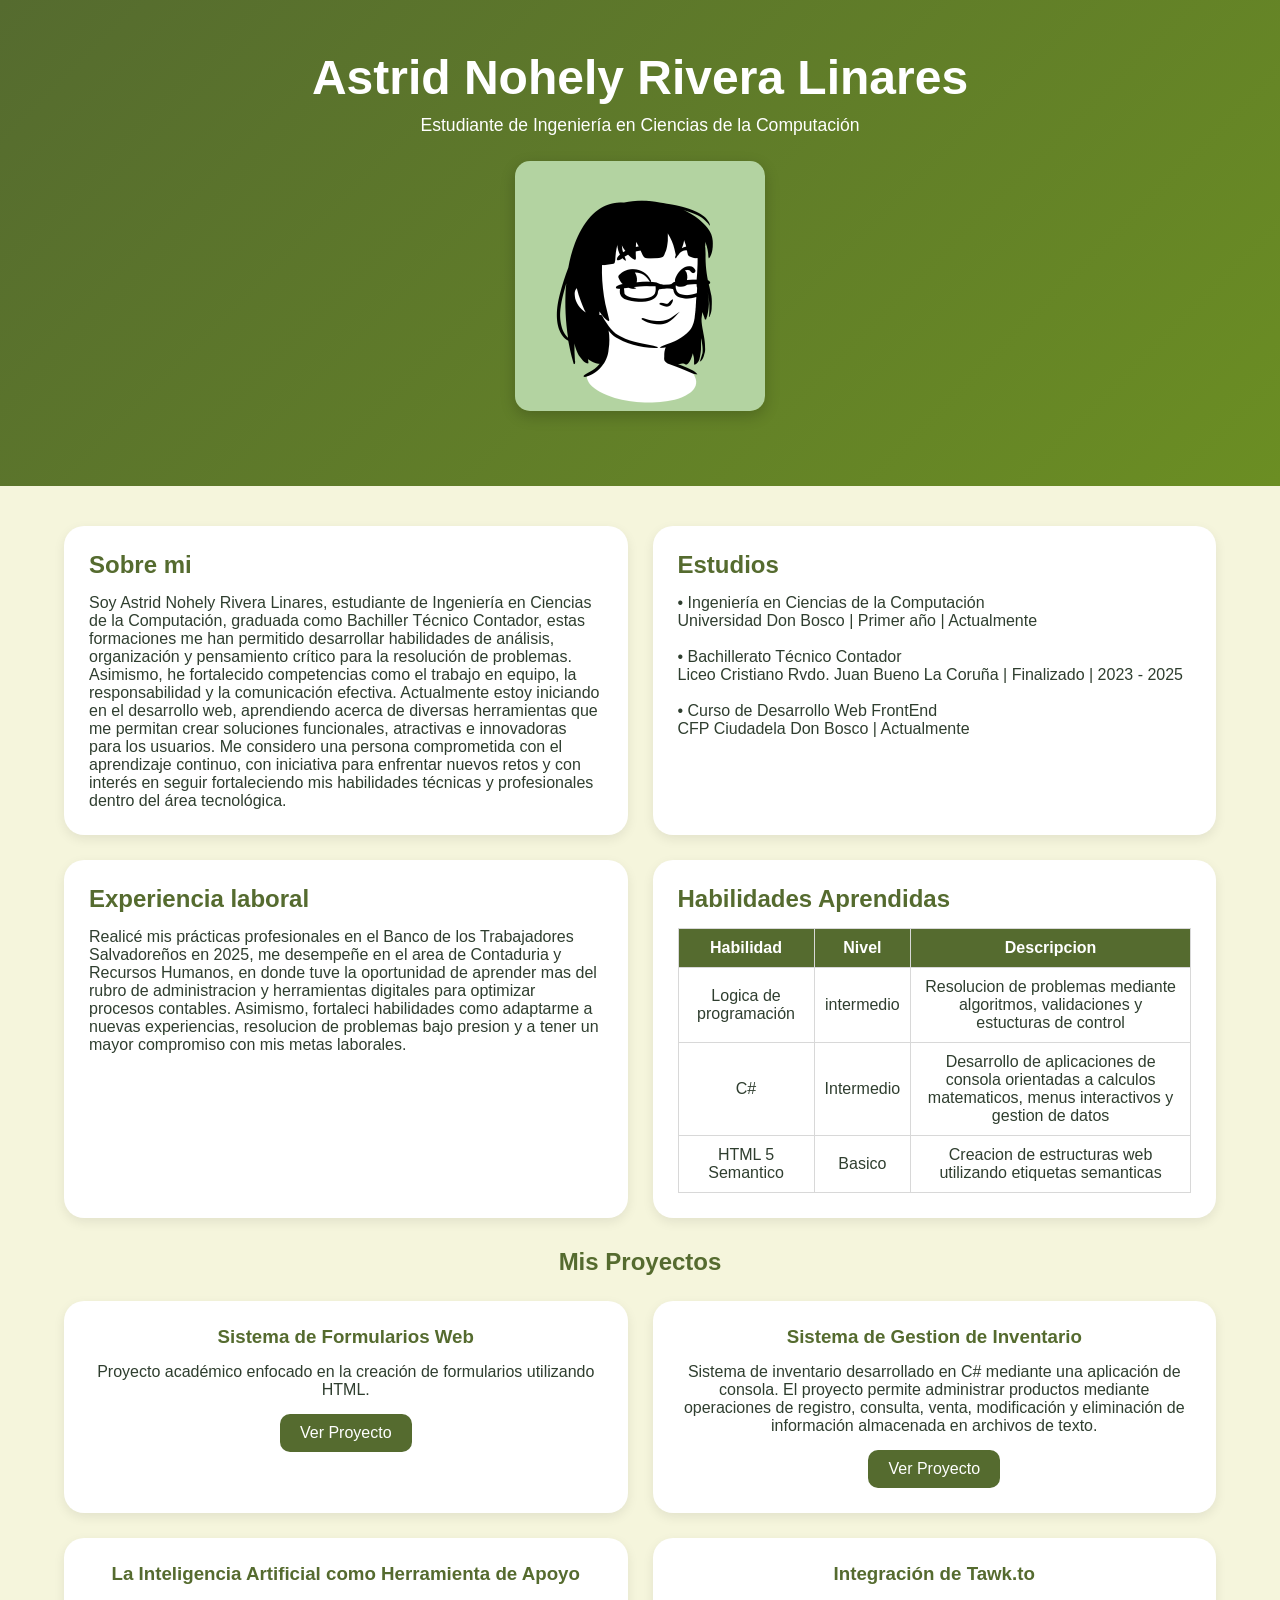
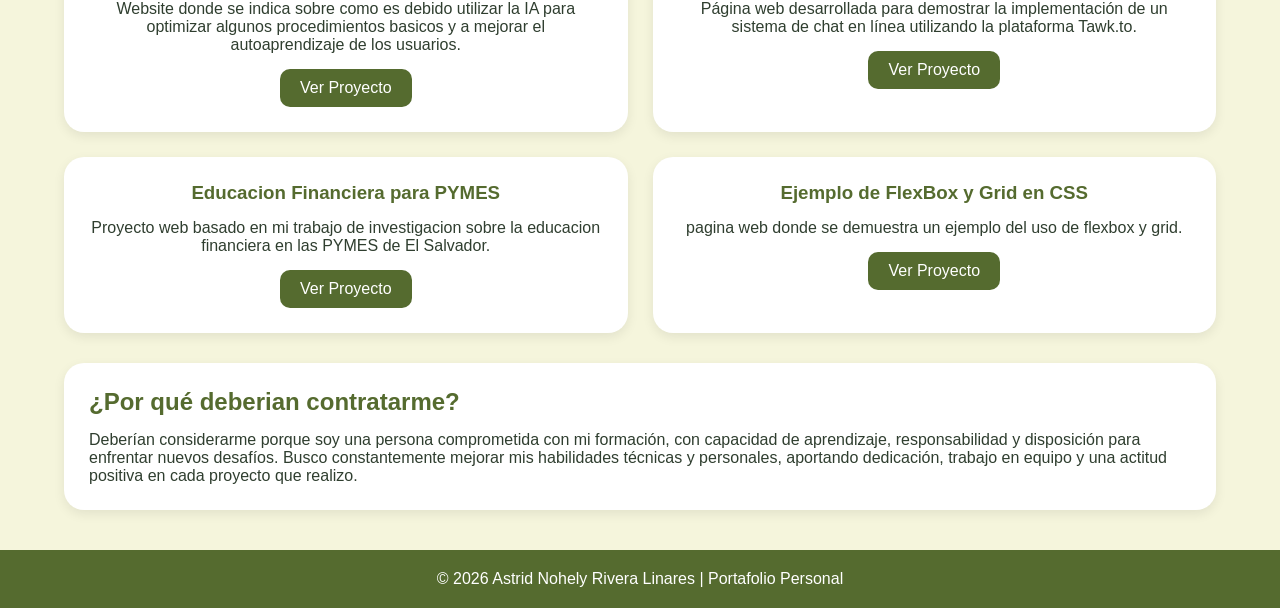
<file: index.html>
<!DOCTYPE html>
<html lang="es">
<head>
<meta charset="UTF-8">
<meta name="viewport" content="width=device-width, initial-scale=1.0">
<meta property="og:title" content="Portafolio de Astrid Nohely Rivera Linares">
<meta property="og:description" content="Conoce los proyectos, habilidades y formación académica de Astrid Rivera Linares.">
<meta property="og:image" content="https://astridlinares-web.netlify.app/imagenes/chimu.jpg">
<meta property="og:url" content="https://astridlinares-web.netlify.app/">
<meta property="og:logo" content="https://astridlinares-web.netlify.app/imagenes/chimu.jpg">
<meta property="og:type" content="website">

<title>Portafolio de Astrid Nohely Rivera Linares</title>

<style>

*{
    margin:0;
    padding:0;
    box-sizing:border-box;
}

body{
    font-family: Arial, sans-serif;
    background:#F5F5DC;
    color:#2F3E2F;
}


header{
    background:linear-gradient(135deg,#556B2F,#6B8E23);
    color:white;
    text-align:center;
    padding:50px 20px;
}

header h1{
    font-size:3rem;
    margin-bottom:10px;
}

header p{
    font-size:1.1rem;
    margin-top:5px;
}

.foto{
    width:250px;
    display:block;
    margin:25px auto;
    border-radius:15px;
    box-shadow:0 5px 15px rgba(0,0,0,0.20);
}

/* CONTENEDOR */

.container{
    width:90%;
    max-width:1200px;
    margin:40px auto;
}

/* GRID DE TARJETAS */

.grid{
    display:grid;
    grid-template-columns:1fr 1fr;
    gap:25px;
}

/* TARJETAS */

.card{
    background:white;
    padding:25px;
    border-radius:20px;
    box-shadow:0 4px 12px rgba(0,0,0,0.08);
    transition:0.3s;
}

.card:hover{
    transform:translateY(-5px);
}

.card h2{
    color:#556B2F;
    margin-bottom:15px;
}


table{
    width:100%;
    border-collapse:collapse;
}

th{
    background:#556B2F;
    color:white;
}

th,td{
    border:1px solid #d8d8d8;
    padding:10px;
    text-align:center;
}

.proyectos{
    margin-top:30px;
}

.proyectos h2{
    text-align:center;
    color:#556B2F;
    margin-bottom:25px;
}

.proyectos-grid{
    display:grid;
    grid-template-columns:1fr 1fr;
    gap:25px;
}

.proyecto{
    background:white;
    padding:25px;
    border-radius:20px;
    box-shadow:0 4px 12px rgba(0,0,0,0.08);
    text-align:center;
    transition:0.3s;
}

.proyecto:hover{
    transform:translateY(-5px);
}

.proyecto h3{
    color:#556B2F;
    margin-bottom:15px;
}

.boton{
    display:inline-block;
    margin-top:15px;
    background:#556B2F;
    color:white;
    text-decoration:none;
    padding:10px 20px;
    border-radius:10px;
    transition:0.3s;
}

.boton:hover{
    background:#6B8E23;
}

footer{
    background:#556B2F;
    color:white;
    text-align:center;
    padding:20px;
    margin-top:40px;
}

@media(max-width:768px){

    .grid{
        grid-template-columns:1fr;
    }

    .proyectos-grid{
        grid-template-columns:1fr;
    }

    header h1{
        font-size:2rem;
    }

    .foto{
        width:100px;
    }

}

</style>

</head>

<body>

<header>

    <h1>Astrid Nohely Rivera Linares</h1>

    <p>
        Estudiante de Ingeniería en Ciencias de la Computación
    </p>

    <img src="avatar.png" alt="Astrid Rivera Linares" class="foto">

</header>

<div class="container">

    <div class="grid">

        <section class="card">

            <h2>Sobre mi</h2>

            <p>
                Soy Astrid Nohely Rivera Linares, estudiante de Ingeniería en Ciencias de la Computación, 
                graduada como Bachiller Técnico Contador, estas formaciones me han permitido desarrollar habilidades de análisis, 
                organización y pensamiento crítico para la resolución de problemas.
                Asimismo, he fortalecido competencias como el trabajo en equipo, la responsabilidad y la comunicación efectiva.
                Actualmente estoy iniciando en el desarrollo web, aprendiendo acerca de diversas herramientas que me permitan crear soluciones funcionales, atractivas e innovadoras para los usuarios.
                Me considero una persona comprometida con el aprendizaje continuo, con iniciativa para enfrentar nuevos retos y con interés en seguir fortaleciendo mis habilidades técnicas
                y profesionales dentro del área tecnológica. 
            </p>

        </section>

        <section class="card">

            <h2>Estudios</h2>
            
            <p>• Ingeniería en Ciencias de la Computación </p>
            <p>  Universidad Don Bosco | Primer año | Actualmente </p>

            <br>

            <p>• Bachillerato Técnico Contador </p>
            <p>  Liceo Cristiano Rvdo. Juan Bueno La Coruña | Finalizado | 2023 - 2025 </p>

            <br> 
            <p>• Curso de Desarrollo Web FrontEnd </p>
            <p>  CFP Ciudadela Don Bosco | Actualmente </p> 

        </section>

        <section class="card">

            <h2> Experiencia laboral</h2>

            <p>
                Realicé mis prácticas profesionales en el Banco de los
                Trabajadores Salvadoreños en 2025, me desempeñe en el area de Contaduria y Recursos Humanos, en donde tuve la oportunidad
                de aprender mas del rubro de administracion y herramientas digitales para optimizar procesos contables.
                Asimismo, fortaleci habilidades como adaptarme a nuevas experiencias, resolucion de problemas bajo presion y a tener un mayor compromiso con mis metas laborales. 
            </p>

        </section>

        <section class="card">

            <h2> Habilidades Aprendidas </h2>

            <table>

                <tr>
                    <th>Habilidad</th>
                    <th>Nivel</th>
                    <th>Descripcion</th>
                </tr>

                <tr>
                    <td>Logica de programación</td>
                    <td>intermedio</td>
                    <td>Resolucion de problemas mediante algoritmos, validaciones y estucturas de control</td>
                </tr>

                <tr>
                    <td>C#</td>
                    <td>Intermedio</td>
                    <td>Desarrollo de aplicaciones de consola orientadas a calculos matematicos, menus interactivos y gestion de datos</td>
                </tr>

                <tr>
                    <td>HTML 5 Semantico</td>
                    <td>Basico</td>
                    <td>Creacion de estructuras web utilizando etiquetas semanticas </td>
                </tr>

            </table>

        </section>

    </div>

    <section class="proyectos">

        <h2> Mis Proyectos</h2>

        <div class="proyectos-grid">

            <div class="proyecto">

                <h3> Sistema de Formularios Web</h3>

                <p>
                    Proyecto académico enfocado en la creación de formularios
                    utilizando HTML.
                </p>

                <a href="https://astridlinares.netlify.app/" class="boton">
                    Ver Proyecto
                </a>

            </div>

            <div class="proyecto">

                <h3>Sistema de Gestion de Inventario </h3>

                <p>
                    Sistema de inventario desarrollado en C# mediante una aplicación
                    de consola. El proyecto permite administrar productos mediante
                    operaciones de registro, consulta, venta, modificación y eliminación
                    de información almacenada en archivos de texto.
                </p>

                <a href="https://astridlinares-pro.netlify.app/" class="boton">
                    Ver Proyecto
                </a>

            </div>

             <div class="proyecto">

                <h3> La Inteligencia Artificial como Herramienta de Apoyo</h3>

                <p>
                    Website donde se indica sobre como es debido utilizar la IA para optimizar algunos 
                    procedimientos basicos y a mejorar el autoaprendizaje de los usuarios.
                    
                </p>

                <a href="https://astridlin-ia.netlify.app/" class="boton">
                    Ver Proyecto
                </a>

             </div>
            
        <div class="proyecto">

              <h3>Integración de Tawk.to</h3>

             <p>
               Página web desarrollada para demostrar la implementación
              de un sistema de chat en línea utilizando la plataforma Tawk.to.
            </p>

             <a href="https://astridlin13.github.io/pagina-chat/" class="boton">
                 Ver Proyecto
            </a>

         </div>
            
            <div class="proyecto">

                <h3> Educacion Financiera para PYMES </h3>

                <p>
                    Proyecto web basado en mi trabajo de investigacion sobre la educacion financiera en las
                    PYMES de El Salvador.
                </p>

                <a href="https://astridlin13.github.io/Educacion-financiera-PYMES/" class="boton">
                    Ver Proyecto
                </a>

            </div>

            <div class="proyecto">
                
                <h3>Ejemplo de FlexBox y Grid en CSS</h3>
                <p>
                    pagina web donde se demuestra un ejemplo del uso de flexbox y grid.
                </p>

                <a href="https://astridlin13.github.io/flexBox-and-Grid-CSS/" class="boton">
                    Ver Proyecto
                </a>
            </div>
        </div>
    </section>

    <section class="card" style="margin-top:30px;">

        <h2> ¿Por qué deberian contratarme? </h2>

        <p>
           Deberían considerarme porque soy una persona comprometida con mi formación,
           con capacidad de aprendizaje, responsabilidad y disposición para enfrentar
           nuevos desafíos. Busco constantemente mejorar mis habilidades técnicas y
           personales, aportando dedicación, trabajo en equipo y una actitud positiva
           en cada proyecto que realizo.
        </p>

    </section>

</div>

<footer>

    © 2026 Astrid Nohely Rivera Linares | Portafolio Personal

</footer>

</body>
</html>
</file>
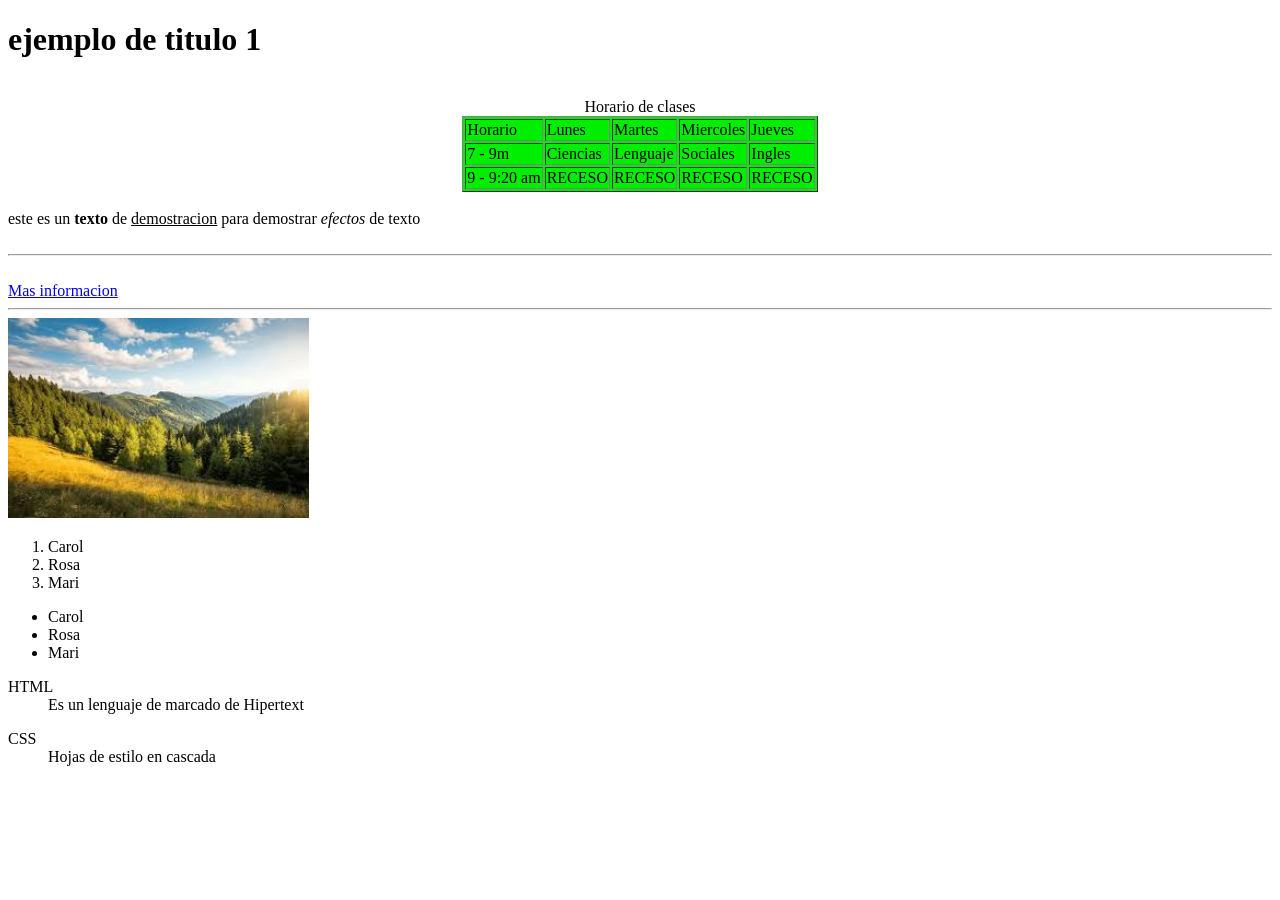
<file: clase3.html>
<!DOCTYPE html>
<html lang="en">
<head>
    <meta charset="UTF-8">
    <meta name="viewport" content="width=device-width, initial-scale=1.0">
    <title>Document</title>
</head>
<body>
    <h1> ejemplo de titulo 1</h1>
    <br>

<table border="1" align="center" bgcolor="gree">
   <caption>Horario de clases </caption>
    <tr>  
        <td> Horario</td>
        <td> Lunes </td>
        <td> Martes </td>
        <td> Miercoles</td>
        <td> Jueves </td>
    </tr>

    <tr>  
        <td> 7 - 9m  </td>
        <td> Ciencias </td>
        <td> Lenguaje </td>
        <td> Sociales</td>
        <td> Ingles  </td>
    </tr>
    <tr>  
        <td> 9 - 9:20 am </td>
        <td> RECESO </td>
        <td> RECESO </td>
        <td> RECESO</td>
        <td> RECESO </td>
    </tr>
</table>
<br>
    este es un <b>texto</b> de <u>demostracion</u> para demostrar <i>efectos </i> de texto
    <br><br>

    <hr>
    <br>
  <a href="https://www.facebook.com/?locale=es_LA" target="_blank">Mas informacion </a>
    <br>
  <hr>

<img 
 src = "bosque.jpg"
 all=" el bosque es vida" 
 will="100px"
 height=" 200px">
<br> 

<ol>
    <li>Carol</li>
    <li>Rosa</li>
    <li>Mari</li>
</ol>

<ul>
    <li> Carol </li>
    <li>Rosa</li>
    <li>Mari</li>
</ul>

<dl>
    <dt> HTML</dt>
    <dd> Es un lenguaje de marcado de Hipertext</dd>
</dl>

<dl>
    <dt> CSS </dt>
    <dd> Hojas de estilo en cascada </dd>
</dl>





</body>
</html>
</file>
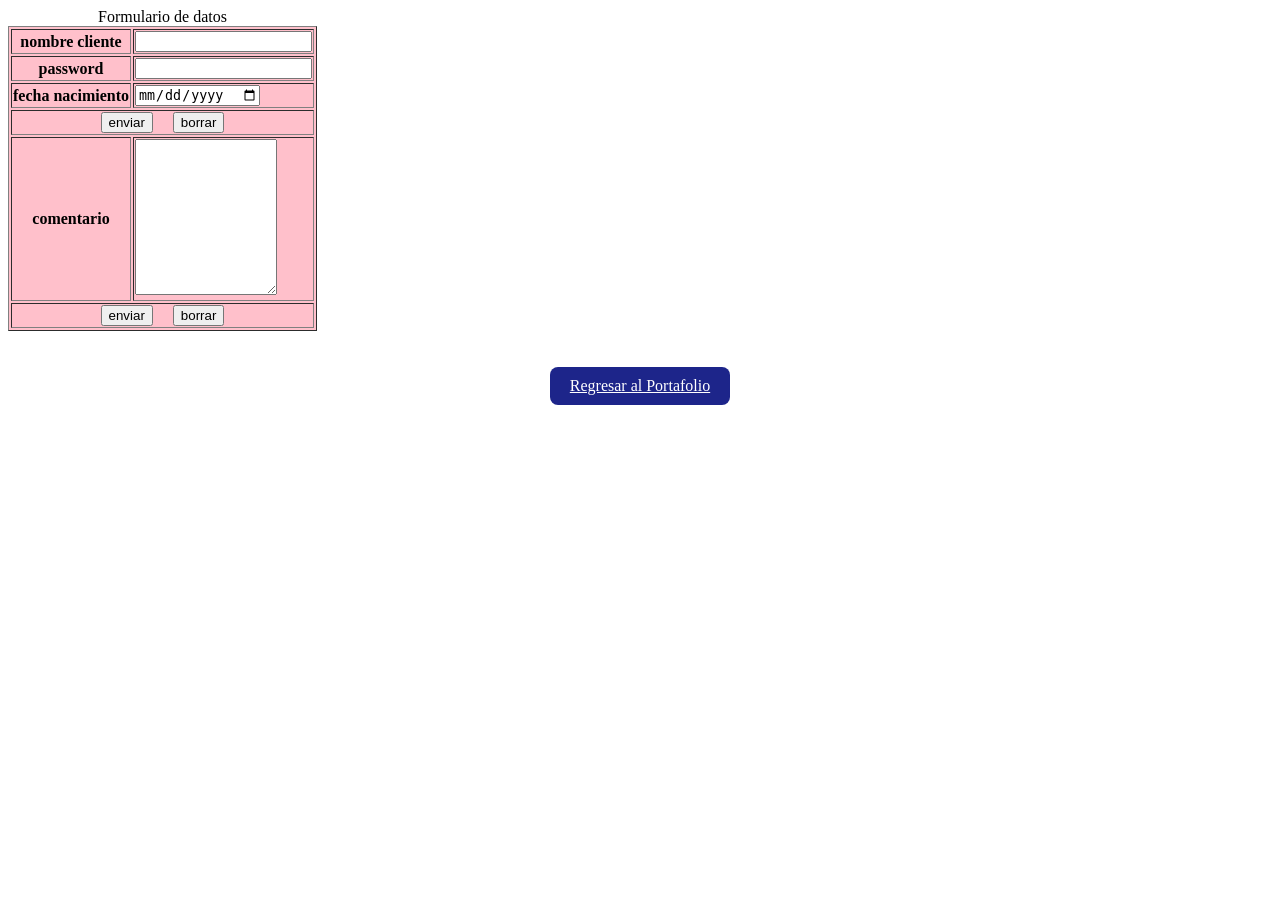
<file: formulario.html>
<!DOCTYPE html>
<html lang="en">
<head>
    <meta charset="UTF-8">
    <meta name="viewport" content="width=device-width, initial-scale=1.0">
    <title>Document</title>

 <style>
        .boton{
            display:inline-block;
            padding:10px 20px;
            background-color:rgb(29,37,138);
            color:white;
            border:none;
            border-radius:8px;
            cursor:pointer;
        }

        .boton:hover{
            background-color:rgb(20,25,100);
        }
    </style>

</head>
<body>
    <form action="" method="post">
         <table border="1" bgcolor="pink">
         <caption> Formulario de datos </caption>
         <tbody>
             <tr> <th> <label for="nombrecli"> nombre cliente </label> </th> 
                <td> <input type="text" name="nombrecli" id="nombrecli" required> </td> </tr>

             <tr>
                <th> <label for="password"> password </label></th>
                <td> <input type="password" name= "password" id="password" required> </td>
             </tr>

            <tr>
               <th> <label for="fechanac"> fecha nacimiento </label></th>
               <td> <input type="date" name="fechanac" id="fechanac" required> </td>
            </tr>

             <tr>
                <td colspan="2"> <center> <input type="submit" value="enviar">
                &nbsp; &nbsp; <input type="reset" value="borrar"> </center>
             </tr>

             <tr>
                <th> <label for="coemntario"> comentario </label></th>
                <td> <textarea name="comentario" id="comentario" cols="15" rows="10"> </textarea> </td>
            </tr>

            <tr>
                <td colspan="2"> <center> <input type="submit" value="enviar">
                &nbsp; &nbsp; <input type="reset" value="borrar"> </center>
                </td>
            </tr>

         </tbody>
        </table>
    </form>

    <br><br>

            <div style="text-align:center;">
               <a href="https://astridlinares-web.netlify.app/" class="boton">
                    Regresar al Portafolio
              </a>
            </div>

</body>
</html>
</file>
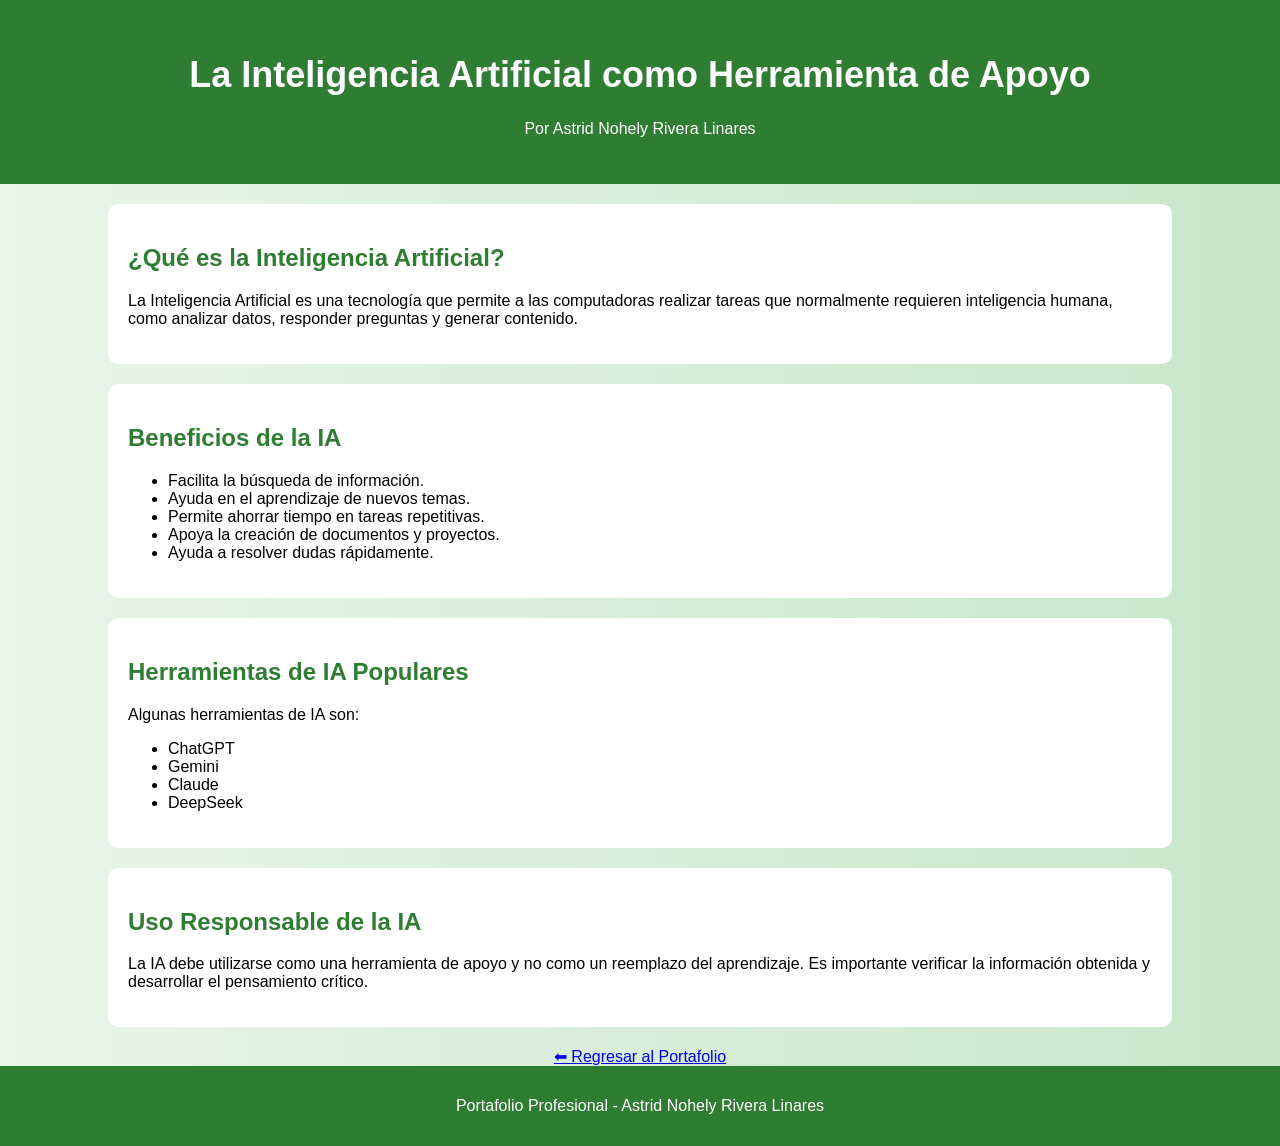
<file: IA.html>
<!DOCTYPE html>
<html lang="es">

<head>
    <meta charset="UTF-8">
    <meta name="viewport" content="width=device-width, initial-scale=1.0">
    <title>La IA como Herramienta de Apoyo</title>

    <link rel="stylesheet" href="styles.css">
</head>

<body>

    <header>
        <h1>La Inteligencia Artificial como Herramienta de Apoyo</h1>
        <p>Por Astrid Nohely Rivera Linares</p>
    </header>

    <main>

        <section class="contenido">
            <h2>¿Qué es la Inteligencia Artificial?</h2>

            <p>
                La Inteligencia Artificial es una tecnología que permite a las computadoras
                realizar tareas que normalmente requieren inteligencia humana, como analizar datos,
                responder preguntas y generar contenido.
            </p>
        </section>

        <section class="contenido">
            <h2>Beneficios de la IA</h2>

            <ul>
                <li>Facilita la búsqueda de información.</li>
                <li>Ayuda en el aprendizaje de nuevos temas.</li>
                <li>Permite ahorrar tiempo en tareas repetitivas.</li>
                <li>Apoya la creación de documentos y proyectos.</li>
                <li>Ayuda a resolver dudas rápidamente.</li>
            </ul>
        </section>

        <section class="contenido">
            <h2>Herramientas de IA Populares</h2>

            <p>
                Algunas herramientas de IA son:
            </p>

            <ul>
                <li>ChatGPT</li>
                <li>Gemini</li>
                <li>Claude</li>
                <li>DeepSeek</li>
            </ul>
        </section>

        <section class="contenido">
            <h2>Uso Responsable de la IA</h2>

            <p>
                La IA debe utilizarse como una herramienta de apoyo y no como un reemplazo del
                aprendizaje. Es importante verificar la información obtenida y desarrollar el
                pensamiento crítico.
            </p>
        </section>

    </main>

    <center>

    <a href="https://astridlin13.github.io/portafolio-profesional/" class="boton">
    ⬅ Regresar al Portafolio
    </a>

</center>
    
    <footer>
        <p>Portafolio Profesional - Astrid Nohely Rivera Linares</p>
    </footer>

</body>

</html>
</file>
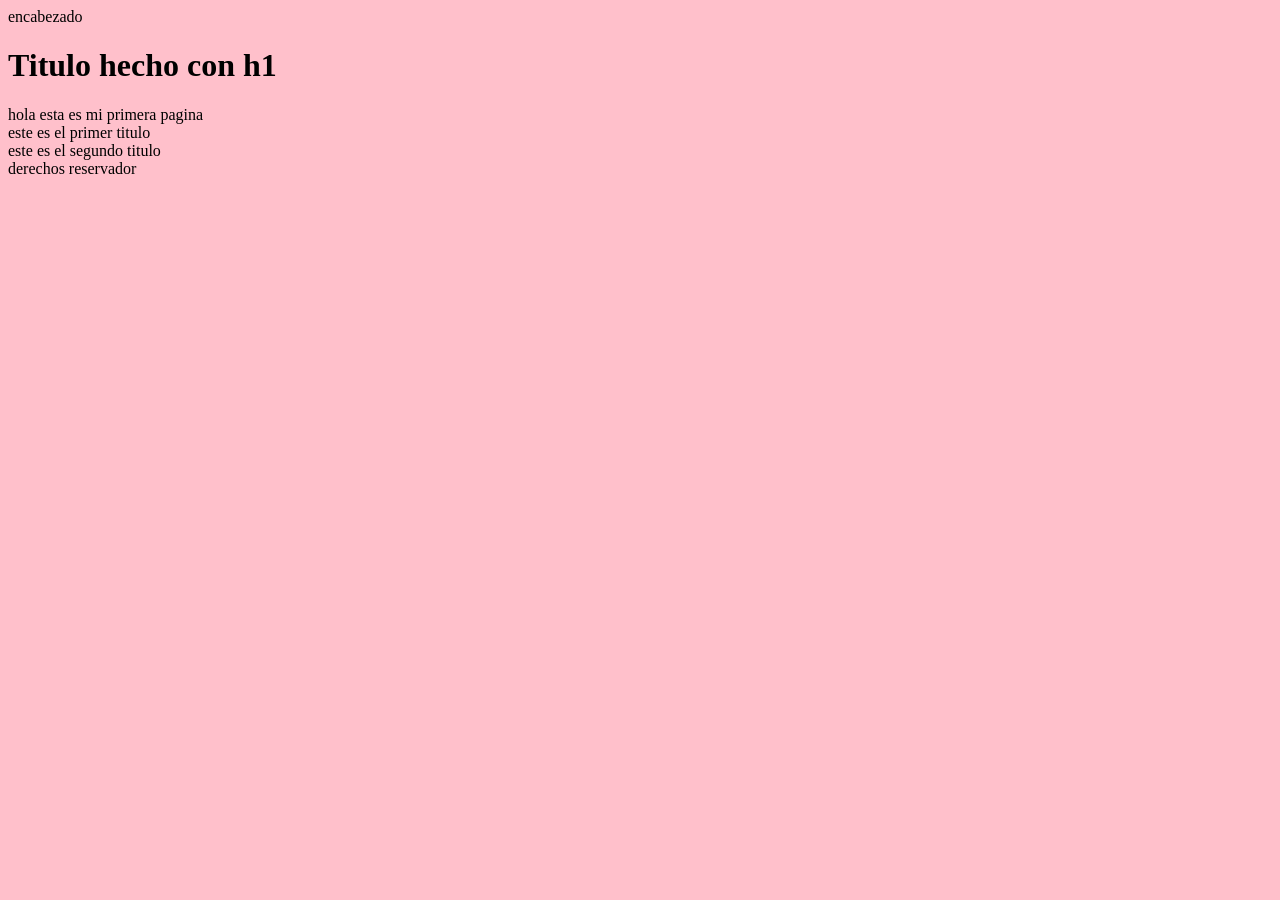
<file: mi pagina.html>
<html>
<head>
     <title> pagina hecha en notepad </title>

</head>
     <body bgcolor="pink">
          <header> encabezado </header>
            <main>
            <h1> Titulo hecho con h1 </h1>
            hola esta es mi primera pagina 
<section>
     <article> este es el primer titulo  </article>
</section>

<section>
     <article> este es el segundo titulo  </article>
</section>


           </main>
      <footer>  derechos reservador </footer>
    </body>
</html>
</file>
<file: styles.css>
body{
    font-family: Arial, sans-serif;
    margin: 0;
    background: linear-gradient(to right, #e8f5e9, #c8e6c9);
}

header{
    background-color: #2e7d32;
    color: white;
    text-align: center;
    padding: 30px;
}

h1{
    font-size: 36px;
}

.contenido{
    background-color: white;
    width: 80%;
    margin: 20px auto;
    padding: 20px;
    border-radius: 10px;
}

h2{
    color: #2e7d32;
}

footer{
    background-color: #2e7d32;
    color: white;
    text-align: center;
    padding: 15px;
}
</file>
